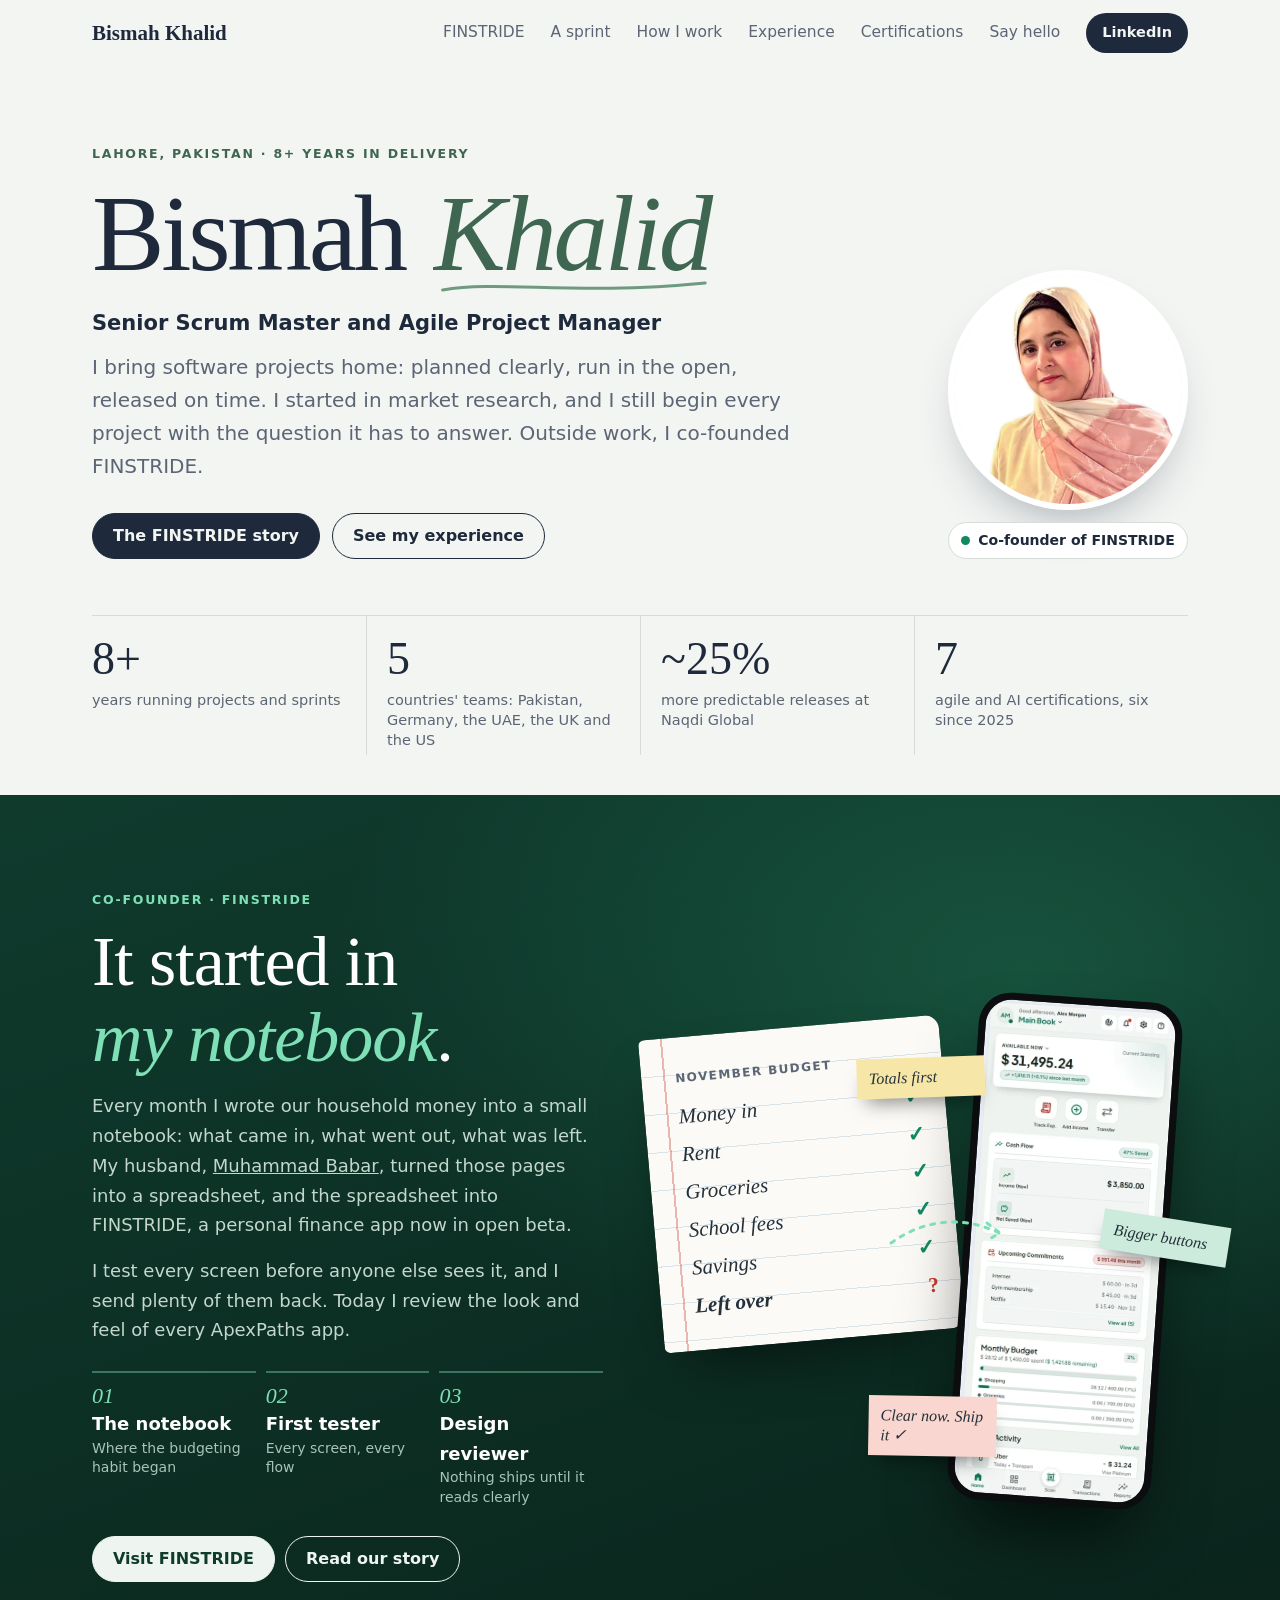
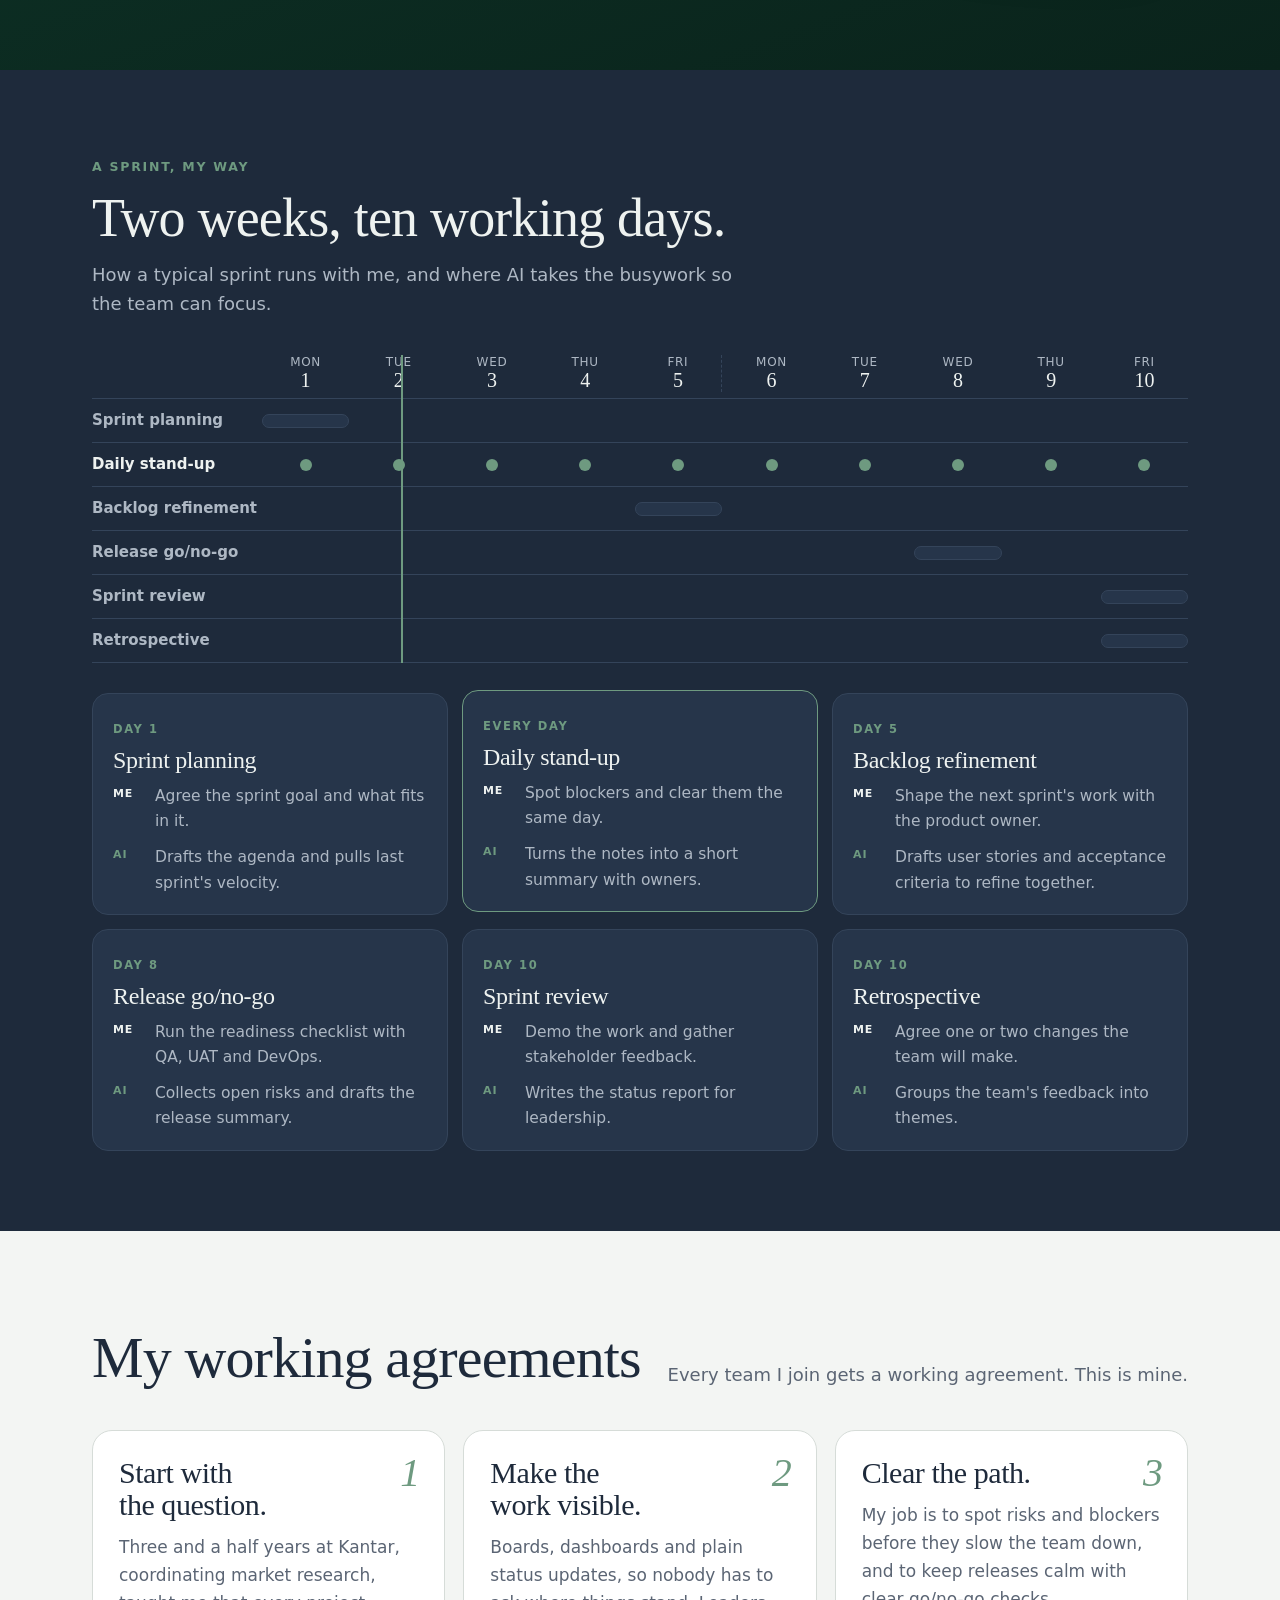
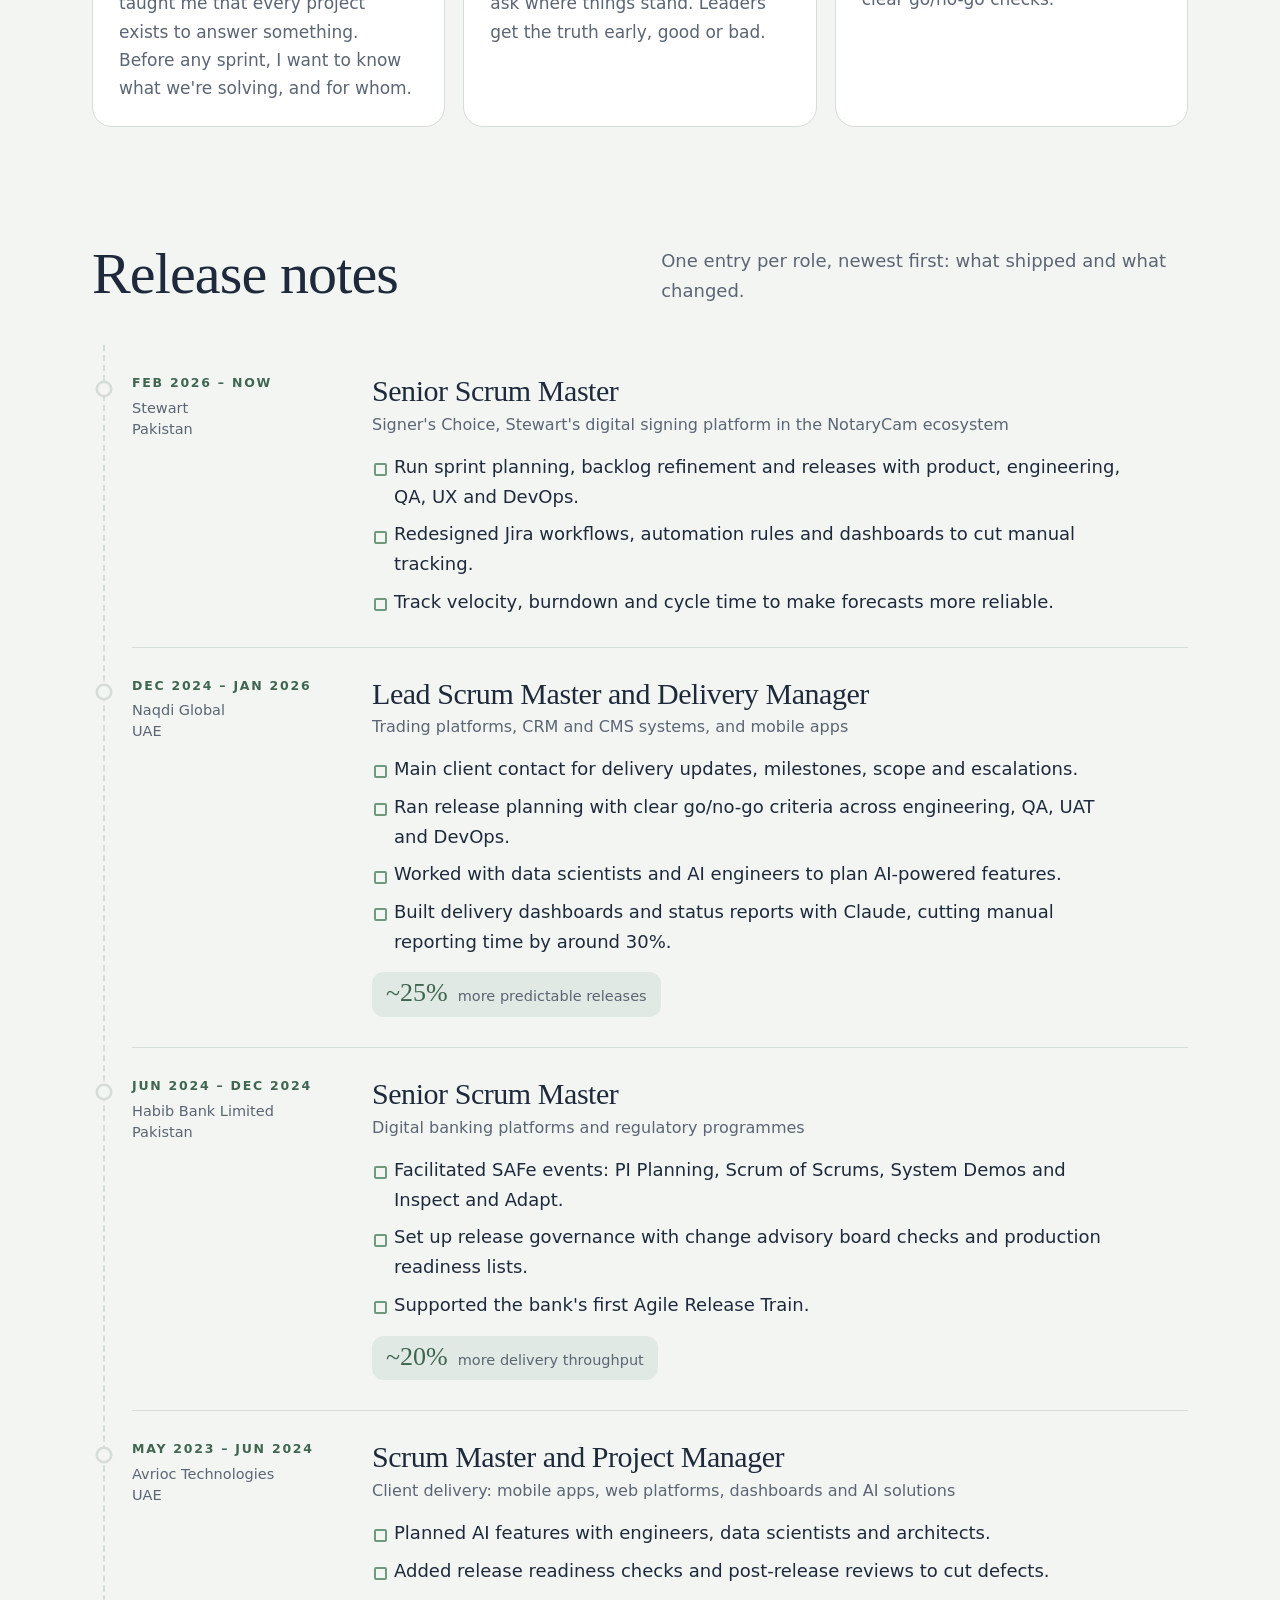
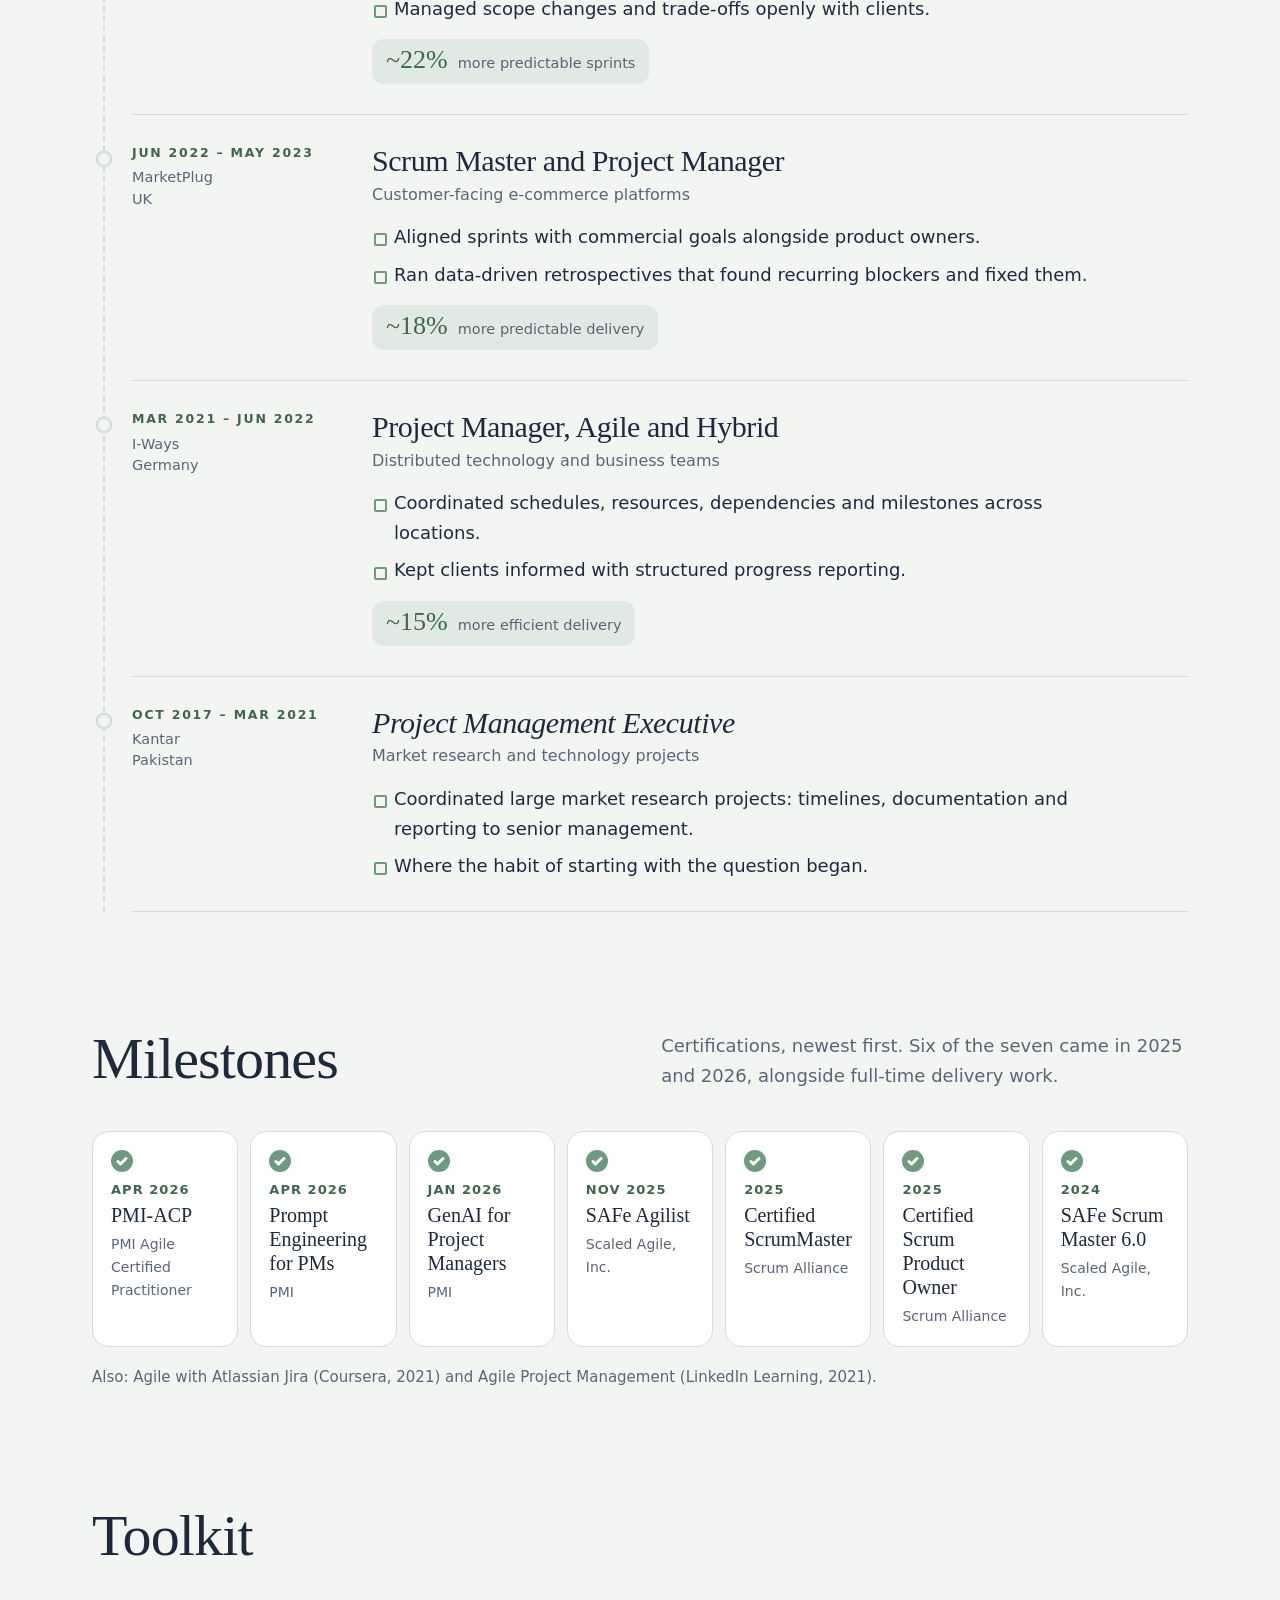
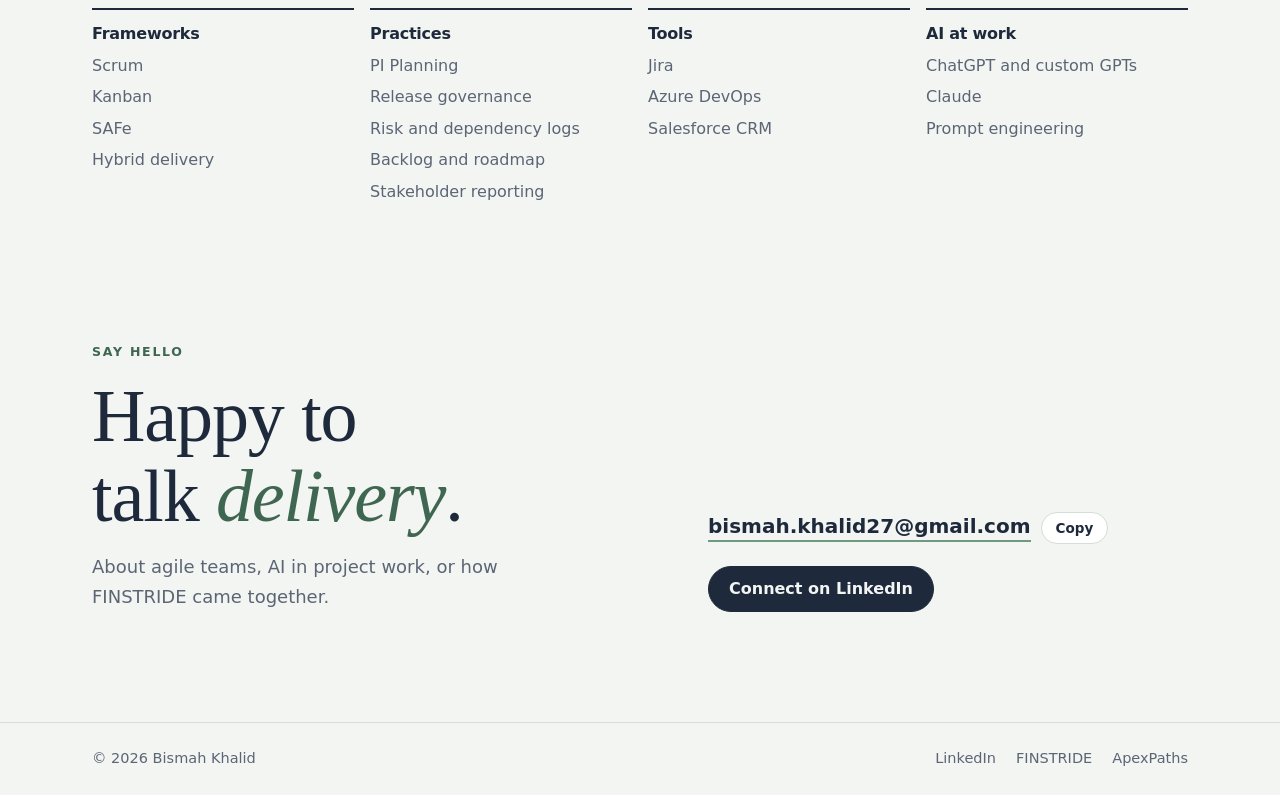
<file: index.html>
<!doctype html><html lang="en"><head>
<meta charset="utf-8">
<meta name="viewport" content="width=device-width, initial-scale=1">
<meta http-equiv="Content-Security-Policy" content="default-src 'self'; img-src 'self' data:; style-src 'self' 'unsafe-inline' https://fonts.googleapis.com; font-src https://fonts.gstatic.com; script-src 'self'; base-uri 'none'; form-action 'none'">
<meta name="referrer" content="strict-origin-when-cross-origin">
<title>Bismah Khalid · Senior Scrum Master and Agile Project Manager</title>
<meta name="description" content="Senior Scrum Master and Agile Project Manager with 8+ years delivering software projects for teams in Pakistan, Germany, the UAE, the UK and the US. Co-founder of FINSTRIDE.">
<link rel="canonical" href="https://bismahkhalid27.github.io/">
<meta property="og:type" content="profile">
<meta property="og:title" content="Bismah Khalid · Senior Scrum Master and Agile Project Manager">
<meta property="og:description" content="Senior Scrum Master and Agile Project Manager with 8+ years delivering software projects for teams in Pakistan, Germany, the UAE, the UK and the US. Co-founder of FINSTRIDE.">
<meta property="og:url" content="https://bismahkhalid27.github.io/">
<meta property="og:image" content="https://bismahkhalid27.github.io/img/bismah-v2.webp">
<meta property="og:image:alt" content="Bismah Khalid">
<meta name="twitter:card" content="summary">
<link rel="icon" type="image/svg+xml" href="/favicon.svg">
<link rel="preconnect" href="https://fonts.googleapis.com">
<link href="https://fonts.googleapis.com/css2?family=Newsreader:opsz,wght@6..72,400..700&family=Source+Sans+3:wght@400..700&display=swap" rel="stylesheet">
<link rel="stylesheet" href="/css/site.css?v=3">
<script type="application/ld+json">{"@context":"https://schema.org","@type":"Person","name":"Bismah Khalid","jobTitle":"Senior Scrum Master and Agile Project Manager","url":"https://bismahkhalid27.github.io/","address":{"@type":"PostalAddress","addressLocality":"Lahore","addressCountry":"PK"},"sameAs":["https://www.linkedin.com/in/bismah-khalid","https://apexpaths.co"]}</script>
</head>
<body>
<a class="skip" href="#top">Skip to content</a>
<header class="nav" id="nav"><div class="wrap">
  <a class="me" href="#top">Bismah Khalid</a>
  <nav class="links" aria-label="Main">
    <a href="#finstride">FINSTRIDE</a><a href="#sprint">A sprint</a><a href="#how">How I work</a><a href="#roles">Experience</a><a href="#milestones">Certifications</a><a href="#contact">Say hello</a>
    <a class="pill" href="https://www.linkedin.com/in/bismah-khalid" target="_blank" rel="noopener">LinkedIn</a>
  </nav>
</div></header>

<main id="top">
<section class="hero"><div class="wrap">
  <div class="hero-grid">
    <div>
      <span class="lab eyebrow">Lahore, Pakistan · 8+ years in delivery</span>
      <h1><span class="w"><span>Bismah</span></span> <span class="w w2"><em>Khalid</em><svg class="pen" viewBox="0 0 300 24" aria-hidden="true" preserveAspectRatio="none"><path d="M4 16 C70 6 150 22 296 9"/></svg></span></h1>
      <div class="role">Senior Scrum Master and Agile Project Manager</div>
      <p class="lede">I bring software projects home: planned clearly, run in the open, released on time. I started in market research, and I still begin every project with the question it has to answer. Outside work, I co-founded FINSTRIDE.</p>
      <div class="cta"><a class="btn solid" href="#finstride">The FINSTRIDE story</a><a class="btn" href="#roles">See my experience</a></div>
    </div>
    <figure class="portrait"><img src="/img/bismah-v2.webp" alt="Bismah Khalid" width="600" height="600"><figcaption><a class="cof" href="#finstride"><i></i>Co-founder of FINSTRIDE</a></figcaption></figure>
  </div>
  <div class="stats">
    <div class="stat"><b data-n="8" data-suf="+">8+</b><span>years running projects and sprints</span></div>
    <div class="stat"><b data-n="5">5</b><span>countries' teams: Pakistan, Germany, the UAE, the UK and the US</span></div>
    <div class="stat"><b data-n="25" data-pre="~" data-suf="%">~25%</b><span>more predictable releases at Naqdi Global</span></div>
    <div class="stat"><b data-n="7">7</b><span>agile and AI certifications, six since 2025</span></div>
  </div>
</div></section>

<section class="spot watch" id="finstride"><div class="wrap">
  <div class="spot-grid">
    <div class="spot-txt">
      <span class="lab">Co-founder · FINSTRIDE</span>
      <h2>It started in <em>my notebook</em>.</h2>
      <p>Every month I wrote our household money into a small notebook: what came in, what went out, what was left. My husband, <a href="https://mbabar90.github.io/" target="_blank" rel="noopener">Muhammad Babar</a>, turned those pages into a spreadsheet, and the spreadsheet into FINSTRIDE, a personal finance app now in open beta.</p>
      <p>I test every screen before anyone else sees it, and I send plenty of them back. Today I review the look and feel of every ApexPaths app.</p>
      <ol class="steps">
        <li><b>The notebook</b><span>Where the budgeting habit began</span></li>
        <li><b>First tester</b><span>Every screen, every flow</span></li>
        <li><b>Design reviewer</b><span>Nothing ships until it reads clearly</span></li>
      </ol>
      <div class="row"><a class="btn light solid" href="https://apexpaths.co/finstride" target="_blank" rel="noopener">Visit FINSTRIDE</a><a class="btn light" href="https://apexpaths.co/story" target="_blank" rel="noopener">Read our story</a></div>
    </div>
    <div class="scene" aria-label="A handwritten budget notebook next to the FINSTRIDE app with review notes">
      <div class="page">
        <span class="pt">November budget</span>
        <div class="ln"><span>Money in</span><span>✓</span></div>
        <div class="ln"><span>Rent</span><span>✓</span></div>
        <div class="ln"><span>Groceries</span><span>✓</span></div>
        <div class="ln"><span>School fees</span><span>✓</span></div>
        <div class="ln"><span>Savings</span><span>✓</span></div>
        <div class="ln tot"><span>Left over</span><span>?</span></div>
      </div>
      <div class="arrow" aria-hidden="true"><svg viewBox="0 0 120 40"><path d="M4 30 C40 4 80 4 112 20"/><path d="M100 10 L113 20 L99 28"/></svg></div>
      <div class="ph"><img src="/img/phone.webp" alt="FINSTRIDE home screen on a phone" width="420" height="1093" loading="lazy">
        <span class="st s1">Totals first</span>
        <span class="st s2">Bigger buttons</span>
        <span class="st s3">Clear now. Ship it ✓</span>
      </div>
    </div>
  </div>
</div></section>

<section class="sprint-band watch" id="sprint"><div class="wrap">
  <span class="lab eyebrow">A sprint, my way</span>
  <h2>Two weeks, ten working days.</h2>
  <p class="lead">How a typical sprint runs with me, and where AI takes the busywork so the team can focus.</p>
  <div class="track" aria-hidden="true">
    <div class="days"><span class="tl"></span><div class="tcells"><span>Mon<b>1</b></span><span>Tue<b>2</b></span><span>Wed<b>3</b></span><span>Thu<b>4</b></span><span>Fri<b>5</b></span><span>Mon<b>6</b></span><span>Tue<b>7</b></span><span>Wed<b>8</b></span><span>Thu<b>9</b></span><span>Fri<b>10</b></span></div></div>
    <div class="trow" data-k="plan" data-from="1" data-to="1"><span class="tl">Sprint planning</span><div class="tcells"><i class="bar" style="grid-column:1/2"></i></div></div>
<div class="trow" data-k="stand" data-from="1" data-to="10"><span class="tl">Daily stand-up</span><div class="tcells"><i class="dot" style="grid-column:1"></i><i class="dot" style="grid-column:2"></i><i class="dot" style="grid-column:3"></i><i class="dot" style="grid-column:4"></i><i class="dot" style="grid-column:5"></i><i class="dot" style="grid-column:6"></i><i class="dot" style="grid-column:7"></i><i class="dot" style="grid-column:8"></i><i class="dot" style="grid-column:9"></i><i class="dot" style="grid-column:10"></i></div></div>
<div class="trow" data-k="refine" data-from="5" data-to="5"><span class="tl">Backlog refinement</span><div class="tcells"><i class="bar" style="grid-column:5/6"></i></div></div>
<div class="trow" data-k="release" data-from="8" data-to="8"><span class="tl">Release go/no-go</span><div class="tcells"><i class="bar" style="grid-column:8/9"></i></div></div>
<div class="trow" data-k="review" data-from="10" data-to="10"><span class="tl">Sprint review</span><div class="tcells"><i class="bar" style="grid-column:10/11"></i></div></div>
<div class="trow" data-k="retro" data-from="10" data-to="10"><span class="tl">Retrospective</span><div class="tcells"><i class="bar" style="grid-column:10/11"></i></div></div>
    <div class="now" id="now"></div>
  </div>
  <div class="evs">
<article class="ev" data-k="plan"><span class="lab">Day 1</span><h3>Sprint planning</h3><p><b>Me</b>Agree the sprint goal and what fits in it.</p><p class="ai"><b>AI</b>Drafts the agenda and pulls last sprint's velocity.</p></article>
<article class="ev" data-k="stand"><span class="lab">Every day</span><h3>Daily stand-up</h3><p><b>Me</b>Spot blockers and clear them the same day.</p><p class="ai"><b>AI</b>Turns the notes into a short summary with owners.</p></article>
<article class="ev" data-k="refine"><span class="lab">Day 5</span><h3>Backlog refinement</h3><p><b>Me</b>Shape the next sprint's work with the product owner.</p><p class="ai"><b>AI</b>Drafts user stories and acceptance criteria to refine together.</p></article>
<article class="ev" data-k="release"><span class="lab">Day 8</span><h3>Release go/no-go</h3><p><b>Me</b>Run the readiness checklist with QA, UAT and DevOps.</p><p class="ai"><b>AI</b>Collects open risks and drafts the release summary.</p></article>
<article class="ev" data-k="review"><span class="lab">Day 10</span><h3>Sprint review</h3><p><b>Me</b>Demo the work and gather stakeholder feedback.</p><p class="ai"><b>AI</b>Writes the status report for leadership.</p></article>
<article class="ev" data-k="retro"><span class="lab">Day 10</span><h3>Retrospective</h3><p><b>Me</b>Agree one or two changes the team will make.</p><p class="ai"><b>AI</b>Groups the team's feedback into themes.</p></article>
  </div>
</div></section>

<section class="sec" id="how"><div class="wrap">
  <div class="sec-head"><h2>My working agreements</h2><p>Every team I join gets a working agreement. This is mine.</p></div>
  <div class="agree">
    <div class="ag reveal"><h3>Start with the question.</h3><p>Three and a half years at Kantar, coordinating market research, taught me that every project exists to answer something. Before any sprint, I want to know what we're solving, and for whom.</p></div>
    <div class="ag reveal"><h3>Make the work visible.</h3><p>Boards, dashboards and plain status updates, so nobody has to ask where things stand. Leaders get the truth early, good or bad.</p></div>
    <div class="ag reveal"><h3>Clear the path.</h3><p>My job is to spot risks and blockers before they slow the team down, and to keep releases calm with clear go/no-go checks.</p></div>
  </div>
</div></section>

<section class="sec" id="roles"><div class="wrap">
  <div class="sec-head"><h2>Release notes</h2><p>One entry per role, newest first: what shipped and what changed.</p></div>
  <div class="rel" id="rel"><div class="rail-fill" id="relFill"></div>
    <article class="r reveal"><span class="mk"></span><div class="when"><span class="lab">Feb 2026 – now</span><small>Stewart<br>Pakistan</small></div><div>
      <h3>Senior Scrum Master</h3><div class="co">Signer's Choice, Stewart's digital signing platform in the NotaryCam ecosystem</div>
      <ul><li>Run sprint planning, backlog refinement and releases with product, engineering, QA, UX and DevOps.</li><li>Redesigned Jira workflows, automation rules and dashboards to cut manual tracking.</li><li>Track velocity, burndown and cycle time to make forecasts more reliable.</li></ul></div></article>
    <article class="r reveal"><span class="mk"></span><div class="when"><span class="lab">Dec 2024 – Jan 2026</span><small>Naqdi Global<br>UAE</small></div><div>
      <h3>Lead Scrum Master and Delivery Manager</h3><div class="co">Trading platforms, CRM and CMS systems, and mobile apps</div>
      <ul><li>Main client contact for delivery updates, milestones, scope and escalations.</li><li>Ran release planning with clear go/no-go criteria across engineering, QA, UAT and DevOps.</li><li>Worked with data scientists and AI engineers to plan AI-powered features.</li><li>Built delivery dashboards and status reports with Claude, cutting manual reporting time by around 30%.</li></ul>
      <div class="out"><b>~25%</b><span>more predictable releases</span></div></div></article>
    <article class="r reveal"><span class="mk"></span><div class="when"><span class="lab">Jun 2024 – Dec 2024</span><small>Habib Bank Limited<br>Pakistan</small></div><div>
      <h3>Senior Scrum Master</h3><div class="co">Digital banking platforms and regulatory programmes</div>
      <ul><li>Facilitated SAFe events: PI Planning, Scrum of Scrums, System Demos and Inspect and Adapt.</li><li>Set up release governance with change advisory board checks and production readiness lists.</li><li>Supported the bank's first Agile Release Train.</li></ul>
      <div class="out"><b>~20%</b><span>more delivery throughput</span></div></div></article>
    <article class="r reveal"><span class="mk"></span><div class="when"><span class="lab">May 2023 – Jun 2024</span><small>Avrioc Technologies<br>UAE</small></div><div>
      <h3>Scrum Master and Project Manager</h3><div class="co">Client delivery: mobile apps, web platforms, dashboards and AI solutions</div>
      <ul><li>Planned AI features with engineers, data scientists and architects.</li><li>Added release readiness checks and post-release reviews to cut defects.</li><li>Managed scope changes and trade-offs openly with clients.</li></ul>
      <div class="out"><b>~22%</b><span>more predictable sprints</span></div></div></article>
    <article class="r reveal"><span class="mk"></span><div class="when"><span class="lab">Jun 2022 – May 2023</span><small>MarketPlug<br>UK</small></div><div>
      <h3>Scrum Master and Project Manager</h3><div class="co">Customer-facing e-commerce platforms</div>
      <ul><li>Aligned sprints with commercial goals alongside product owners.</li><li>Ran data-driven retrospectives that found recurring blockers and fixed them.</li></ul>
      <div class="out"><b>~18%</b><span>more predictable delivery</span></div></div></article>
    <article class="r reveal"><span class="mk"></span><div class="when"><span class="lab">Mar 2021 – Jun 2022</span><small>I-Ways<br>Germany</small></div><div>
      <h3>Project Manager, Agile and Hybrid</h3><div class="co">Distributed technology and business teams</div>
      <ul><li>Coordinated schedules, resources, dependencies and milestones across locations.</li><li>Kept clients informed with structured progress reporting.</li></ul>
      <div class="out"><b>~15%</b><span>more efficient delivery</span></div></div></article>
    <article class="r root reveal"><span class="mk"></span><div class="when"><span class="lab">Oct 2017 – Mar 2021</span><small>Kantar<br>Pakistan</small></div><div>
      <h3>Project Management Executive</h3><div class="co">Market research and technology projects</div>
      <ul><li>Coordinated large market research projects: timelines, documentation and reporting to senior management.</li><li>Where the habit of starting with the question began.</li></ul></div></article>
  </div>
</div></section>

<section class="sec" id="milestones"><div class="wrap">
  <div class="sec-head"><h2>Milestones</h2><p>Certifications, newest first. Six of the seven came in 2025 and 2026, alongside full-time delivery work.</p></div>
  <div class="ms watch">
    <div class="m"><span class="chk"><svg viewBox="0 0 12 12"><path d="M2 6.5l2.5 2.5L10 3.5"/></svg></span><span class="yr">APR 2026</span><strong>PMI-ACP</strong><span>PMI Agile Certified Practitioner</span></div>
    <div class="m"><span class="chk"><svg viewBox="0 0 12 12"><path d="M2 6.5l2.5 2.5L10 3.5"/></svg></span><span class="yr">APR 2026</span><strong>Prompt Engineering for PMs</strong><span>PMI</span></div>
    <div class="m"><span class="chk"><svg viewBox="0 0 12 12"><path d="M2 6.5l2.5 2.5L10 3.5"/></svg></span><span class="yr">JAN 2026</span><strong>GenAI for Project Managers</strong><span>PMI</span></div>
    <div class="m"><span class="chk"><svg viewBox="0 0 12 12"><path d="M2 6.5l2.5 2.5L10 3.5"/></svg></span><span class="yr">NOV 2025</span><strong>SAFe Agilist</strong><span>Scaled Agile, Inc.</span></div>
    <div class="m"><span class="chk"><svg viewBox="0 0 12 12"><path d="M2 6.5l2.5 2.5L10 3.5"/></svg></span><span class="yr">2025</span><strong>Certified ScrumMaster</strong><span>Scrum Alliance</span></div>
    <div class="m"><span class="chk"><svg viewBox="0 0 12 12"><path d="M2 6.5l2.5 2.5L10 3.5"/></svg></span><span class="yr">2025</span><strong>Certified Scrum Product Owner</strong><span>Scrum Alliance</span></div>
    <div class="m"><span class="chk"><svg viewBox="0 0 12 12"><path d="M2 6.5l2.5 2.5L10 3.5"/></svg></span><span class="yr">2024</span><strong>SAFe Scrum Master 6.0</strong><span>Scaled Agile, Inc.</span></div>
  </div>
  <p class="more-c">Also: Agile with Atlassian Jira (Coursera, 2021) and Agile Project Management (LinkedIn Learning, 2021).</p>
</div></section>

<section class="sec" id="toolkit"><div class="wrap">
  <div class="sec-head"><h2>Toolkit</h2></div>
  <div class="tools reveal">
    <div><h3>Frameworks</h3><ul><li>Scrum</li><li>Kanban</li><li>SAFe</li><li>Hybrid delivery</li></ul></div>
    <div><h3>Practices</h3><ul><li>PI Planning</li><li>Release governance</li><li>Risk and dependency logs</li><li>Backlog and roadmap</li><li>Stakeholder reporting</li></ul></div>
    <div><h3>Tools</h3><ul><li>Jira</li><li>Azure DevOps</li><li>Salesforce CRM</li></ul></div>
    <div><h3>AI at work</h3><ul><li>ChatGPT and custom GPTs</li><li>Claude</li><li>Prompt engineering</li></ul></div>
  </div>
</div></section>

<section class="contact" id="contact"><div class="wrap grid">
  <div>
    <span class="lab eyebrow">Say hello</span>
    <h2>Happy to talk <em>delivery</em>.</h2>
    <p>About agile teams, AI in project work, or how FINSTRIDE came together.</p>
  </div>
  <div>
    <div class="mail"><code id="mail">bismah.khalid27@gmail.com</code><button class="copy" id="copy" type="button">Copy</button></div>
    <div class="row-c"><a class="btn solid" href="https://www.linkedin.com/in/bismah-khalid" target="_blank" rel="noopener">Connect on LinkedIn</a></div>
  </div>
</div></section>
</main>

<footer><div class="wrap"><span>© 2026 Bismah Khalid</span><nav><a href="https://www.linkedin.com/in/bismah-khalid" target="_blank" rel="noopener">LinkedIn</a><a href="https://apexpaths.co/finstride" target="_blank" rel="noopener">FINSTRIDE</a><a href="https://apexpaths.co" target="_blank" rel="noopener">ApexPaths</a></nav></div></footer>
<script src="/js/site.js?v=3" defer></script>
</body></html>
</file>
<file: css/site.css>
/* Layout: research notebook + delivery. Hero, FINSTRIDE spotlight, a sprint timeline, working agreements, release notes, milestones, toolkit, say hello. */
:root{
  --paper:#F3F5F3; --card:#FFFFFF; --ink:#1E2A3B; --muted:#5B6574; --line:#D6DCD8;
  --sage:#6E9A80; --sage-t:#3F6650; --tint:rgba(110,154,128,.14);
  --band:#1E2A3B; --band-ink:#EEF2F0; --band-muted:#AEB8C4; --band-line:#34445A; --band-card:#26354A;
  --fin:#0F8A5F;
  --serif:"Newsreader",Georgia,"Times New Roman",serif;
  --sans:"Source Sans 3","Segoe UI",system-ui,sans-serif;
}
@media (prefers-color-scheme:dark){:root:not([data-theme="light"]){
  --paper:#12171E; --card:#1A212B; --ink:#E7ECEA; --muted:#A4AEBA; --line:#2B3541;
  --sage:#86B399; --sage-t:#9CC7AE; --tint:rgba(134,179,153,.14);
  --band:#0C1117; --band-ink:#EEF2F0; --band-muted:#A4AEBA; --band-line:#2B3541; --band-card:#161D26;
  --fin:#34B585; color-scheme:dark}}
:root[data-theme="dark"]{
  --paper:#12171E; --card:#1A212B; --ink:#E7ECEA; --muted:#A4AEBA; --line:#2B3541;
  --sage:#86B399; --sage-t:#9CC7AE; --tint:rgba(134,179,153,.14);
  --band:#0C1117; --band-ink:#EEF2F0; --band-muted:#A4AEBA; --band-line:#2B3541; --band-card:#161D26;
  --fin:#34B585; color-scheme:dark}

body{margin:0}
[hidden]{display:none!important}
.skip{position:absolute;left:12px;top:-60px;z-index:50;background:var(--ink);color:var(--paper);padding:10px 16px;border-radius:999px;font-weight:600;text-decoration:none}
.skip:focus{top:12px}

*{box-sizing:border-box}
body{background:var(--paper);color:var(--ink);font:400 18px/1.65 var(--sans);-webkit-font-smoothing:antialiased;overflow-x:clip}
a{color:inherit}
img{max-width:100%;height:auto;display:block}
h1,h2,h3{font-family:var(--serif);margin:0;font-weight:500;letter-spacing:-.015em;line-height:1.08;text-wrap:balance}
p{margin:0}
.wrap{max-width:1160px;margin:0 auto;padding-left:max(16px,env(safe-area-inset-left,0px));padding-right:max(16px,env(safe-area-inset-right,0px))}
@media (min-width:700px){.wrap{padding-left:max(32px,env(safe-area-inset-left,0px));padding-right:max(32px,env(safe-area-inset-right,0px))}}
.lab{font:600 12.5px/1.3 var(--sans);letter-spacing:.14em;text-transform:uppercase}
.eyebrow{color:var(--sage-t)}
:focus-visible{outline:3px solid var(--sage);outline-offset:3px;border-radius:4px}

/* nav */
body::before{content:"";position:fixed;inset:0 0 auto;height:env(safe-area-inset-top,0px);z-index:10;background:var(--paper)}
.nav{position:sticky;top:env(safe-area-inset-top,0px);z-index:9;background:color-mix(in srgb,var(--paper) 90%,transparent);backdrop-filter:blur(8px);border-bottom:1px solid transparent;transition:border-color .2s}
.nav.scrolled{border-bottom-color:var(--line)}
.nav .wrap{display:flex;align-items:center;gap:24px;height:66px}
.nav .me{font:600 21px var(--serif);text-decoration:none}
.nav .links{margin-left:auto;display:flex;align-items:center;gap:26px;font-size:15.5px}
.nav .links a{text-decoration:none;color:var(--muted)}.nav .links a:hover{color:var(--ink)}
.pill{display:inline-flex;align-items:center;background:var(--ink);color:var(--paper)!important;border-radius:999px;padding:8px 16px;font-weight:600;font-size:14.5px;text-decoration:none}
@media (max-width:760px){.nav .links a:not(.pill){display:none}}

/* hero */
.hero{padding-block:70px 40px}
.hero-grid{display:grid;grid-template-columns:1fr 240px;gap:48px;align-items:end}
.hero h1{font-size:clamp(54px,8.5vw,112px);font-weight:400;letter-spacing:-.03em;line-height:.98;margin-top:14px}
.hero h1 em{font-style:italic;color:var(--sage-t)}
.role{font:600 clamp(18px,2vw,21px)/1.4 var(--sans);margin-top:22px}
.hero p.lede{color:var(--muted);font-size:clamp(18px,1.9vw,20px);max-width:56ch;margin-top:12px}
.cta{display:flex;flex-wrap:wrap;gap:12px;margin-top:30px}
.btn{display:inline-flex;align-items:center;gap:8px;font:600 16px/1 var(--sans);padding:14px 20px;border-radius:999px;text-decoration:none;border:1.5px solid var(--ink);transition:transform .15s}
.btn:hover{transform:translateY(-2px)}
.btn.solid{background:var(--ink);color:var(--paper)}
.portrait{margin:0;max-width:240px;width:100%}
.portrait img{width:100%;aspect-ratio:1/1;object-fit:cover;border-radius:50%;border:6px solid var(--card);box-shadow:0 24px 50px -24px rgba(30,42,59,.45)}
.portrait figcaption{text-align:center;color:var(--muted);font-size:13.5px;margin-top:12px}
.stats{display:grid;grid-template-columns:repeat(4,1fr);gap:0;margin-top:56px;border-top:1px solid var(--line)}
.stat{padding:20px 20px 4px 0;min-width:0}
.stat+.stat{padding-left:20px;border-left:1px solid var(--line)}
.stat b{display:block;font:500 clamp(34px,4vw,46px)/1 var(--serif);font-variant-numeric:tabular-nums}
.stat span{display:block;color:var(--muted);font-size:14.5px;margin-top:8px;line-height:1.4}
@media (max-width:860px){.hero-grid{grid-template-columns:1fr}.portrait{max-width:170px;order:-1}.stats{grid-template-columns:1fr 1fr}.stat:nth-child(3){padding-left:0;border-left:0}.stat:nth-child(n+3){border-top:1px solid var(--line)}}

/* sprint */
.sprint-band{background:var(--band);color:var(--band-ink)}
.sprint-band .wrap{padding-block:80px}
.sprint-band .eyebrow{color:var(--sage)}
.sprint-band h2{font-size:clamp(34px,4.6vw,54px);margin-top:10px}
.sprint-band .lead{color:var(--band-muted);max-width:58ch;margin-top:12px}
.track{position:relative;margin-top:36px;--lw:170px}
.trow,.days{display:grid;grid-template-columns:var(--lw) 1fr;align-items:center;min-height:44px}
.days{color:var(--band-muted);font-size:12px;letter-spacing:.06em;text-transform:uppercase;border-bottom:1px solid var(--band-line);padding-bottom:6px}
.tcells{display:grid;grid-template-columns:repeat(10,1fr);gap:6px;align-items:center;height:100%}
.days .tcells span{text-align:center;line-height:1.2}
.days .tcells b{display:block;font:500 20px var(--serif);color:var(--band-ink);letter-spacing:0}
.days .tcells span:nth-child(5){border-right:1px dashed var(--band-line)}
.trow{border-bottom:1px solid var(--band-line)}
.trow .tl{font-weight:600;font-size:15px;color:var(--band-muted);transition:color .3s}
.trow.on .tl{color:var(--band-ink)}
.bar{height:14px;border-radius:8px;background:var(--band-card);border:1px solid var(--band-line);display:flex;align-items:center;padding:0 10px;font:600 12px var(--sans);font-style:normal;color:var(--band-muted);white-space:nowrap;overflow:hidden;transition:background .3s,color .3s,border-color .3s}
.bar span{overflow:hidden;text-overflow:ellipsis}
.dot{width:12px;height:12px;border-radius:50%;justify-self:center;background:var(--band-line);transition:background .3s}
.trow.on .bar{background:var(--sage);border-color:var(--sage);color:#12171E}
.trow.on .dot{background:var(--sage)}
.now{position:absolute;top:0;bottom:0;width:2px;background:var(--sage);left:calc(var(--lw) + (100% - var(--lw)) * ((var(--d,0) - .5) / 10));opacity:0;transition:left .6s ease,opacity .3s}
.sprint-band.seen .now{opacity:1}
.evs{display:grid;grid-template-columns:repeat(3,1fr);gap:14px;margin-top:30px}
.ev{background:var(--band-card);border:1px solid var(--band-line);border-radius:16px;padding:18px 20px;min-width:0;transition:border-color .3s,transform .3s}
.ev.on{border-color:var(--sage);transform:translateY(-3px)}
.ev .lab{color:var(--sage);font-size:11.5px}
.ev h3{font-size:24px;margin-top:6px}
.ev p{margin-top:10px;font-size:15.5px;color:var(--band-muted);display:grid;grid-template-columns:34px 1fr;gap:8px}
.ev p b{font:700 11px/1.9 var(--sans);letter-spacing:.08em;text-transform:uppercase;color:var(--band-ink)}
.ev p.ai b{color:var(--sage)}
@media (max-width:900px){.track{display:none}.evs{grid-template-columns:1fr 1fr}}
@media (max-width:560px){.evs{grid-template-columns:1fr}}

/* sections */
.sec{padding-block:96px 20px}
.sec-head{display:flex;justify-content:space-between;align-items:end;gap:20px;flex-wrap:wrap;margin-bottom:40px}
.sec-head h2{font-size:clamp(36px,5vw,58px)}
.sec-head p{color:var(--muted);max-width:46ch}

/* working agreements */
.agree{display:grid;grid-template-columns:repeat(3,1fr);gap:18px;counter-reset:a}
.ag{background:var(--card);border:1px solid var(--line);border-radius:20px;padding:26px 26px 24px;position:relative;min-width:0}
.ag::before{counter-increment:a;content:counter(a);position:absolute;top:22px;right:24px;font:italic 500 40px/1 var(--serif);color:var(--sage)}
.ag h3{font-size:clamp(24px,2.6vw,30px);max-width:16ch}
.ag p{color:var(--muted);margin-top:12px;font-size:17px}
.reveal{transition:transform .7s cubic-bezier(.2,.7,.2,1),opacity .7s}
.js .reveal:not(.seen){transform:translateY(16px)}
@media (max-width:900px){.agree{grid-template-columns:1fr}}

/* release notes */
.rel{border-top:1px solid var(--line)}
.r{display:grid;grid-template-columns:200px 1fr;gap:10px 40px;padding-block:30px;border-bottom:1px solid var(--line)}
.r .when .lab{display:block;color:var(--sage-t)}
.r .when small{display:block;color:var(--muted);font-size:14.5px;margin-top:6px;line-height:1.45}
.r h3{font-size:clamp(24px,2.6vw,30px)}
.r .co{color:var(--muted);font-size:16px;margin-top:4px}
.r ul{margin:14px 0 0;padding:0;list-style:none;display:flex;flex-direction:column;gap:8px;max-width:66ch}
.r li{padding-left:22px;position:relative}
.r li::before{content:"";position:absolute;left:2px;top:.62em;width:9px;height:9px;border-radius:2px;border:2px solid var(--sage)}
.out{display:inline-flex;align-items:baseline;gap:10px;margin-top:16px;background:var(--tint);border-radius:12px;padding:8px 14px}
.out b{font:500 26px/1 var(--serif);color:var(--sage-t)}
.out span{font-size:14.5px;color:var(--muted)}
.r.root h3{font-style:italic}
@media (max-width:760px){.r{grid-template-columns:1fr}}

/* milestones */
.ms{position:relative;display:grid;grid-template-columns:repeat(7,1fr);gap:12px}
@media (max-width:1060px){.ms{grid-template-columns:repeat(4,1fr)}}
@media (max-width:620px){.ms{grid-template-columns:1fr 1fr}.ms .m:last-child{grid-column:1/-1}}
.m{background:var(--card);border:1px solid var(--line);border-radius:16px;padding:18px;min-width:0;display:flex;flex-direction:column;gap:6px}
.m .yr{font:600 13px var(--sans);letter-spacing:.08em;color:var(--sage-t)}
.m strong{font:500 20px/1.2 var(--serif)}
.m span{color:var(--muted);font-size:14px}
.m .chk{width:22px;height:22px;border-radius:50%;background:var(--sage);display:grid;place-items:center;margin-bottom:4px}
.m .chk svg{width:12px;height:12px}
.m .chk path{fill:none;stroke:var(--card);stroke-width:3;stroke-linecap:round;stroke-linejoin:round}
.js .ms .m{transition:transform .5s ease}
.js .ms:not(.seen) .m{transform:translateY(12px)}
.js .ms .m:nth-child(2){transition-delay:.06s}.js .ms .m:nth-child(3){transition-delay:.12s}.js .ms .m:nth-child(4){transition-delay:.18s}.js .ms .m:nth-child(5){transition-delay:.24s}.js .ms .m:nth-child(6){transition-delay:.3s}.js .ms .m:nth-child(7){transition-delay:.36s}
.more-c{margin-top:18px;color:var(--muted);font-size:15px}

/* toolkit + education */
.tools{display:grid;grid-template-columns:repeat(4,1fr);gap:16px}
.tools div{border-top:2px solid var(--ink);padding-top:14px;min-width:0}
.tools h3{font:600 16px var(--sans)}
.tools ul{list-style:none;padding:0;margin:10px 0 0;display:flex;flex-direction:column;gap:5px;color:var(--muted);font-size:16px}
.edu{display:flex;flex-wrap:wrap;gap:12px 40px;margin-top:40px;padding-top:22px;border-top:1px solid var(--line)}
.edu div{min-width:0}
.edu strong{display:block;font:500 19px var(--serif)}
.edu span{color:var(--muted);font-size:15px}
@media (max-width:860px){.tools{grid-template-columns:1fr 1fr}}

/* contact */
.contact{padding-block:110px}
.contact .grid{display:grid;grid-template-columns:1.2fr 1fr;gap:40px;align-items:end}
.contact h2{font-size:clamp(40px,6vw,74px);max-width:13ch;margin-top:12px}
.contact h2 em{color:var(--sage-t)}
.contact p{color:var(--muted);margin-top:16px;max-width:44ch}
.mail{display:flex;flex-wrap:wrap;align-items:center;gap:10px}
.mail code{font:600 clamp(17px,2vw,20px) var(--sans);user-select:all;border-bottom:2px solid var(--sage);padding-bottom:2px;word-break:break-all}
.copy{font:600 13.5px var(--sans);border:1px solid var(--line);background:var(--card);color:var(--ink);border-radius:999px;padding:7px 14px;cursor:pointer}
.terms{display:grid;grid-template-columns:auto 1fr;gap:8px 18px;margin:22px 0 0;font-size:16px}
.terms dt{color:var(--muted)}.terms dd{margin:0;font-weight:500}
@media (max-width:760px){.contact .grid{grid-template-columns:1fr}}
footer{border-top:1px solid var(--line)}
footer .wrap{display:flex;flex-wrap:wrap;justify-content:space-between;gap:12px;padding-block:24px;font-size:14.5px;color:var(--muted)}
footer nav{display:flex;flex-wrap:wrap;gap:20px}
footer a{text-decoration:none}footer a:hover{color:var(--ink)}

/* FINSTRIDE spotlight */
.cof{display:inline-flex;white-space:nowrap;align-items:center;gap:8px;text-decoration:none;font-weight:600;color:var(--ink);background:var(--card);border:1px solid var(--line);border-radius:999px;padding:6px 12px;font-size:14px}
.cof i{width:9px;height:9px;border-radius:50%;background:var(--fin);box-shadow:0 0 0 0 rgba(15,138,95,.5);animation:pulse 2.2s infinite}
@keyframes pulse{0%{box-shadow:0 0 0 0 rgba(15,138,95,.5)}70%{box-shadow:0 0 0 9px rgba(15,138,95,0)}100%{box-shadow:0 0 0 0 rgba(15,138,95,0)}}
.spot{--g1:#0F3B2D;--g2:#0A231B;background:radial-gradient(90% 80% at 80% 20%,rgba(52,181,133,.25),transparent 60%),linear-gradient(160deg,var(--g1),var(--g2));color:#EEF5F1;overflow:hidden}
.spot .wrap{padding-block:88px}
.spot-grid{display:grid;grid-template-columns:1fr 1.05fr;gap:48px;align-items:center}
.spot .lab{color:#7FE0B8}
.spot h2{font-size:clamp(40px,5.6vw,70px);margin-top:12px;color:#fff}
.spot h2 em{color:#7FE0B8}
.spot p{color:#C3D7CD;margin-top:16px;max-width:52ch}
.steps{list-style:none;padding:0;margin:26px 0 0;display:grid;grid-template-columns:repeat(3,1fr);gap:10px;counter-reset:s}
.steps li{border-top:2px solid rgba(127,224,184,.4);padding-top:10px;min-width:0}
.steps li::before{counter-increment:s;content:"0" counter(s);display:block;font:italic 500 22px var(--serif);color:#7FE0B8}
.steps b{display:block;font-weight:600;color:#fff}
.steps span{display:block;font-size:14px;color:#A9C3B7;line-height:1.4}
.spot .row{display:flex;flex-wrap:wrap;gap:10px;margin-top:28px}
.btn.light{border-color:#EEF5F1;color:#EEF5F1}
.btn.light.solid{background:#EEF5F1;color:#0F3B2D}
.scene{position:relative;min-height:470px;max-width:100%}
.page{position:absolute;left:0;top:30px;width:56%;background:#FBFAF6;color:#24303A;border-radius:6px 14px 14px 6px;padding:22px 22px 26px 34px;box-shadow:0 30px 60px -24px rgba(0,0,0,.6);transform:rotate(-5deg);background-image:linear-gradient(90deg,transparent 22px,rgba(200,55,45,.35) 22px 24px,transparent 24px),repeating-linear-gradient(transparent 0 37px,#D9E3EA 37px 38px);font:italic 400 21px/38px var(--serif)}
.page .pt{display:block;font:600 12px/38px var(--sans);letter-spacing:.12em;text-transform:uppercase;font-style:normal;color:#5B6574}
.ln{display:flex;justify-content:space-between}
.ln span:last-child{color:#0F8A5F;font-style:normal;font-weight:700}
.ln.tot{font-weight:600}.ln.tot span:last-child{color:#C8372D}
.arrow{position:absolute;left:44%;top:46%;width:120px;z-index:2}
.arrow path{fill:none;stroke:#7FE0B8;stroke-width:3;stroke-linecap:round;stroke-linejoin:round;stroke-dasharray:4 7}
.ph{position:absolute;right:4%;top:0;width:38%;padding:7px;background:#0B0D0F;border-radius:32px;box-shadow:0 40px 70px -20px rgba(0,0,0,.7);transform:rotate(4deg)}
.ph img{border-radius:26px}
.st{position:absolute;font:italic 500 16px/1.25 var(--serif);color:#24303A;background:#F6E7A8;padding:10px 12px;width:128px;box-shadow:0 12px 20px -10px rgba(0,0,0,.55);z-index:3}
.st.s1{left:-58%;top:14%;transform:rotate(-6deg)}
.st.s2{right:-30%;top:42%;transform:rotate(5deg);background:#CDEBDC}
.st.s3{left:-40%;bottom:8%;transform:rotate(-3deg);background:#F9D6CF}
.js .spot .ln{transition:transform .5s ease,opacity .5s ease}
.js .spot:not(.seen) .ln{transform:translateX(-14px);opacity:.15}
.js .spot .ln:nth-child(3){transition-delay:.15s}.js .spot .ln:nth-child(4){transition-delay:.3s}.js .spot .ln:nth-child(5){transition-delay:.45s}.js .spot .ln:nth-child(6){transition-delay:.6s}.js .spot .ln:nth-child(7){transition-delay:.75s}
.js .spot .ph{transition:transform .9s cubic-bezier(.2,.7,.2,1) .7s}
.js .spot:not(.seen) .ph{transform:rotate(12deg) translate(40px,30px)}
.js .spot .st{transition:transform .45s cubic-bezier(.3,1.6,.5,1)}
.js .spot:not(.seen) .st{transform:scale(0)}
.js .spot .s1{transition-delay:1.5s}.js .spot .s2{transition-delay:1.9s}.js .spot .s3{transition-delay:2.3s}
.js .spot .arrow path{transition:stroke-dashoffset 1s ease .6s}
@media (max-width:900px){.spot-grid{grid-template-columns:1fr}.scene{min-height:420px}.steps{grid-template-columns:1fr}}
@media (max-width:520px){.scene{min-height:360px}.page{width:64%;font-size:18px;line-height:32px;background-image:linear-gradient(90deg,transparent 22px,rgba(200,55,45,.35) 22px 24px,transparent 24px),repeating-linear-gradient(transparent 0 31px,#D9E3EA 31px 32px);padding-left:30px}.page .pt{line-height:32px}.ph{width:40%}.st{width:100px;font-size:14px}.st.s1{left:-30%;top:-4%}.st.s2{right:-6%}.arrow{display:none}.page{left:3%;top:40px;padding-right:16px}}
.row-c{margin-top:22px}
/* hero name write-in */
.hero h1 .w{display:inline-block;overflow:hidden;vertical-align:bottom;padding:0 .04em .12em 0;margin-bottom:-.12em;position:relative}
.hero h1 .w>span,.hero h1 .w>em{display:inline-block}
.pen{position:absolute;left:2%;bottom:.02em;width:96%;height:.22em;overflow:visible}
.pen path{fill:none;stroke:var(--sage);stroke-width:3;stroke-linecap:round;vector-effect:non-scaling-stroke}
.js .hero h1 .w>span,.js .hero h1 .w>em{animation:rise .9s cubic-bezier(.2,.7,.2,1) both}
.js .hero h1 .w2>em{animation-delay:.35s}
.js .pen path{stroke-dasharray:320;stroke-dashoffset:320;animation:pen 1s ease 1.05s forwards}
@keyframes rise{from{transform:translateY(105%)}to{transform:none}}
@keyframes pen{to{stroke-dashoffset:0}}

/* release notes rail */
.rel{position:relative;padding-left:40px;border-top:0}
.rel::before{content:"";position:absolute;left:11px;top:0;bottom:0;border-left:2px dashed var(--line)}
.rail-fill{position:absolute;left:10px;top:0;width:4px;border-radius:2px;background:var(--sage);height:var(--h,100%)}
.js .rail-fill{--h:0px}
.r{position:relative}
.mk{position:absolute;left:-38px;top:34px;width:20px;height:20px;border-radius:50%;background:var(--paper);border:3px solid var(--line);transition:background .3s,border-color .3s,transform .3s;z-index:1}
.r.reached .mk{background:var(--sage);border-color:var(--sage);transform:scale(1.1)}
.js .r:not(.reached) .mk{transform:scale(.85)}
.r.root.reached .mk{background:var(--paper);border-color:var(--sage-t);box-shadow:inset 0 0 0 4px var(--sage)}
@media (prefers-reduced-motion:reduce){*{animation:none!important;transition:none!important}.js .reveal:not(.seen),.js .ms:not(.seen) .m{transform:none}.js .pen path{stroke-dashoffset:0}.js .rail-fill{--h:100%}}
</file>
